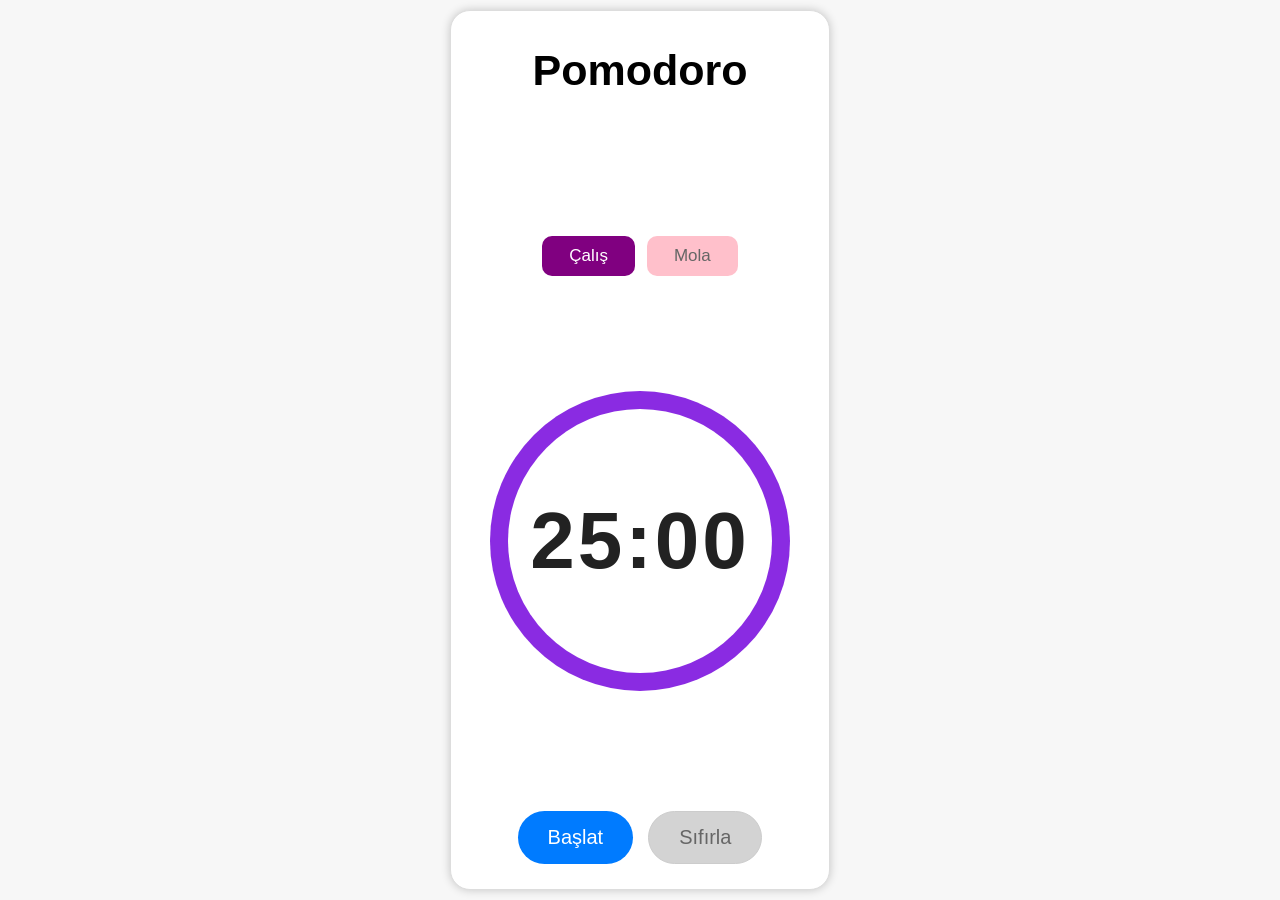
<file: index.html>
<!doctype html>
<html>
  <head>
    <meta charset="utf-8" />
    <meta name="viewport" content="width=device-width, initial-scale=1" />
    <link rel="stylesheet" href="./style.css" />
  </head>
  <body>
    <main class="pomodoro">
      <section class="container">
        <h1>Pomodoro</h1>
        <article class="mode">
          <button data-time="25" selected>Çalış</button>
          <button data-time="5">Mola</button>
        </article>
        <article class="bar">
          <div class="timer"></div>
        </article>
        <article class="controls">
          <button class="start" onclick="Start()">Başlat</button>
          <button class="reset" onclick="Reset()" disabled>Sıfırla</button>
        </article>
      </section>
    </main>
    <script src="./script.js"></script>
  </body>
</html>
</file>
<file: style.css>
* {
  box-sizing: border-box;
  user-select: none;
}

button {
  border: none;
  outline: none;
  cursor: pointer;
  background-color: transparent;
  transition: all .3s ease;
  -webkit-tap-highlight-color: transparent;
  touch-action: manipulation;
}
button:active {
  transform: scale(.96);
}

html {
  font-family: sans-serif;
}

body {
  margin: 0;
}

.pomodoro {
  display: grid;
  place-items: center;
  height: 100dvh;
  background-color: #f7f7f7;
}

.container {
  display: grid;
  justify-items: center;
  gap: 105px;
  min-width: 380px;
  padding: 25px;
  border: 1px solid #ddd;
  border-radius: 20px;
  box-shadow: 0 0 10px rgba(0, 0, 0, .2);
  background-color: #fff;
}

h1 {
  font-size: 43px;
  margin-top: 10px;
}

.mode {
  display: flex;
  gap: 12px;
}
.mode button {
  font-size: 17px;
  padding: 10px 27px;
  border-radius: 10px;
  background-color: pink;
  color: #666;
}
.mode button[selected] {
  background-color: purple;
  color: #fff;
}

.bar {
  display: grid;
  place-items: center;
  width: 300px;
  height: 300px;
  border: 18px solid transparent;
  border-radius: 50%;
  margin-block: 10px 15px;
  background: linear-gradient(white, white) padding-box, conic-gradient(from 180deg, blueviolet var(--progress, 360deg), transparent 0) border-box;
}

.timer {
  font-size: 80px;
  font-weight: 600;
  letter-spacing: 3px;
  color: #222;
}

.controls {
  display: flex;
  gap: 15px;
}

.controls button {
  padding: 14px 30px;
  border-radius: 30px;
  text-transform: capitalize;
  font-size: 20px;
  font-weight: 500;
  color: #fff;
}

.controls button.start {
  background-color: #007bff;
}

.controls button.reset {
  background-color: orangered;
  border: 1px solid transparent;
}

.controls button.reset:disabled {
  background-color: lightgray;
  color: #666;
  border-color: #ccc;
  pointer-events: none;
}
</file>
